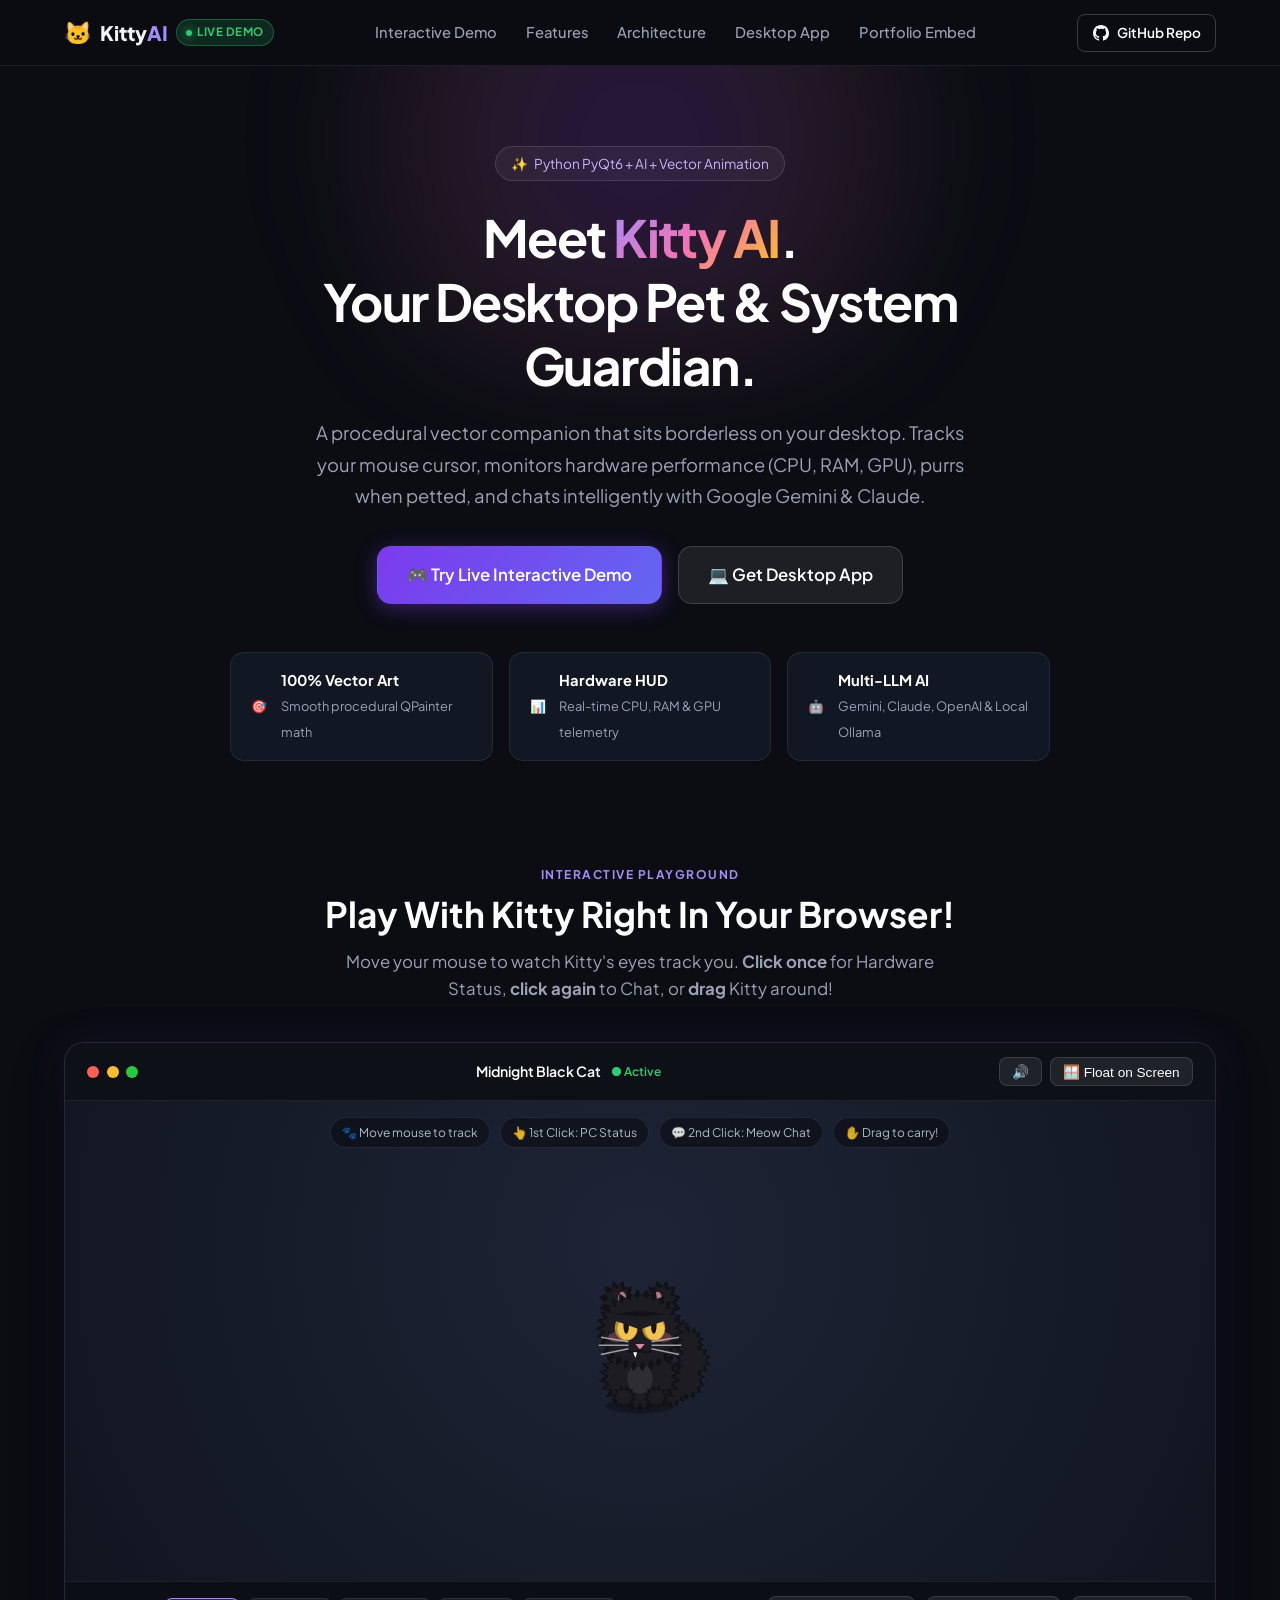
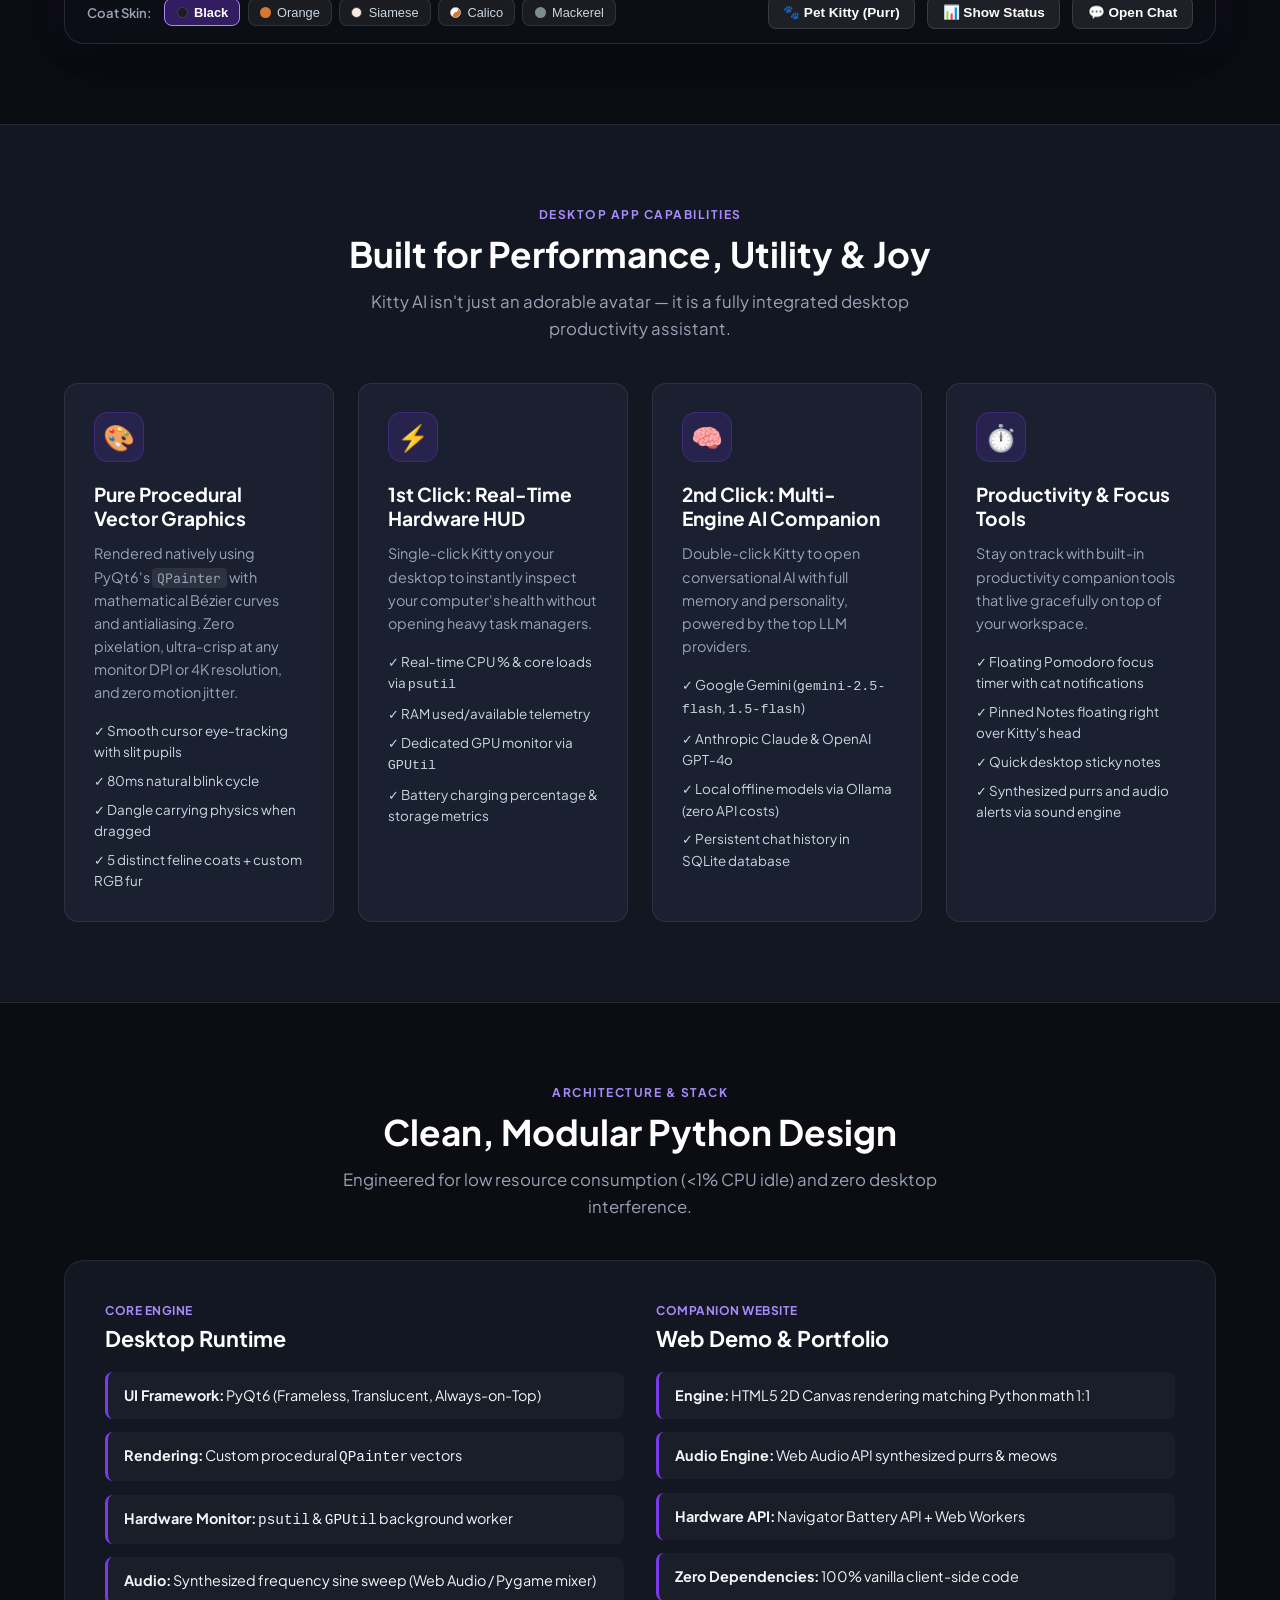
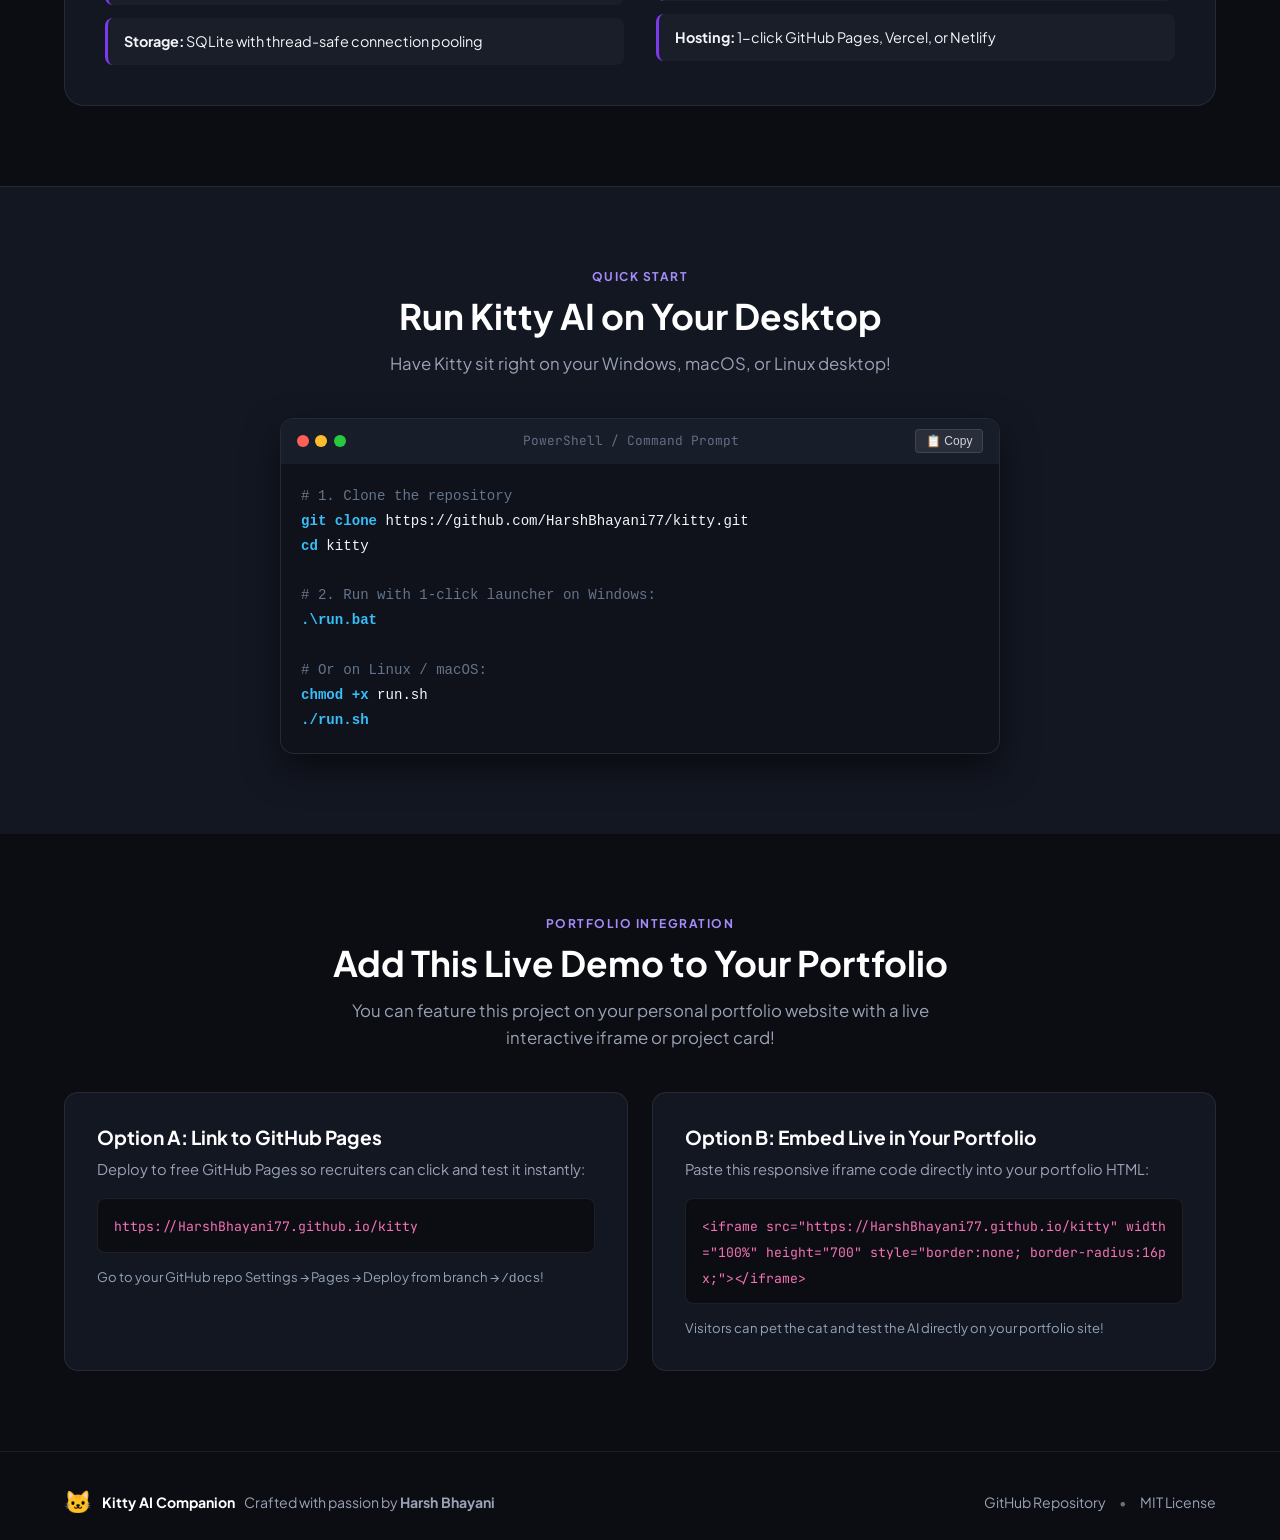
<file: docs/index.html>
<!DOCTYPE html>
<html lang="en">
<head>
  <meta charset="UTF-8">
  <meta name="viewport" content="width=device-width, initial-scale=1.0">
  <title>Kitty AI — Desktop Companion & System Monitor (Live Interactive Demo)</title>
  <meta name="description" content="Meet Kitty AI: an adorable, procedural vector-drawn desktop pet and real-time hardware companion powered by Python, PyQt6, and AI. Try the live interactive web demo!">
  <link rel="preconnect" href="https://fonts.googleapis.com">
  <link rel="preconnect" href="https://fonts.gstatic.com" crossorigin>
  <link href="https://fonts.googleapis.com/css2?family=Plus+Jakarta+Sans:wght@400;500;600;700;800&family=JetBrains+Mono:wght@400;600&display=swap" rel="stylesheet">
  <link rel="stylesheet" href="style.css">
</head>
<body class="theme-dark">

  <!-- Top Navigation Bar -->
  <header class="navbar">
    <div class="nav-container">
      <div class="brand">
        <span class="cat-logo-icon">🐱</span>
        <span class="brand-name">Kitty<span class="brand-accent">AI</span></span>
        <span class="badge badge-pulse">Live Demo</span>
      </div>
      <nav class="nav-links">
        <a href="#demo" class="nav-link">Interactive Demo</a>
        <a href="#features" class="nav-link">Features</a>
        <a href="#how-it-works" class="nav-link">Architecture</a>
        <a href="#desktop-setup" class="nav-link">Desktop App</a>
        <a href="#portfolio-embed" class="nav-link">Portfolio Embed</a>
      </nav>
      <div class="nav-actions">
        <a href="https://github.com/HarshBhayani77/kitty" target="_blank" rel="noopener noreferrer" class="btn btn-sm btn-outline">
          <svg class="icon-gh" viewBox="0 0 24 24" width="16" height="16" fill="currentColor">
            <path d="M12 0C5.37 0 0 5.37 0 12c0 5.31 3.435 9.795 8.205 11.385.6.105.825-.255.825-.57 0-.285-.015-1.23-.015-2.235-3.015.555-3.795-.735-4.035-1.41-.135-.345-.72-1.41-1.23-1.695-.42-.225-1.02-.78-.015-.795.945-.015 1.62.87 1.845 1.23 1.08 1.815 2.805 1.305 3.495.99.105-.78.42-1.305.765-1.605-2.67-.3-5.46-1.335-5.46-5.925 0-1.305.465-2.385 1.23-3.225-.12-.3-.54-1.53.12-3.18 0 0 1.005-.315 3.3 1.23.96-.27 1.98-.405 3-.405s2.04.135 3 .405c2.295-1.56 3.3-1.23 3.3-1.23.66 1.65.24 2.88.12 3.18.765.84 1.23 1.905 1.23 3.225 0 4.605-2.805 5.625-5.475 5.925.435.375.81 1.095.81 2.22 0 1.605-.015 2.895-.015 3.3 0 .315.225.69.825.57A12.02 12.02 0 0024 12c0-6.63-5.37-12-12-12z"/>
          </svg>
          GitHub Repo
        </a>
      </div>
    </div>
  </header>

  <!-- Hero Section -->
  <section class="hero-section">
    <div class="hero-bg-glow"></div>
    <div class="container hero-content">
      <div class="hero-text">
        <div class="tagline-pill">
          <span class="sparkle">✨</span> Python PyQt6 + AI + Vector Animation
        </div>
        <h1 class="hero-title">
          Meet <span class="gradient-text">Kitty AI</span>.<br>
          Your Desktop Pet & System Guardian.
        </h1>
        <p class="hero-subtitle">
          A procedural vector companion that sits borderless on your desktop. 
          Tracks your mouse cursor, monitors hardware performance (CPU, RAM, GPU), 
          purrs when petted, and chats intelligently with Google Gemini & Claude.
        </p>
        <div class="hero-cta-group">
          <a href="#demo" class="btn btn-primary btn-lg">
            <span>🎮 Try Live Interactive Demo</span>
          </a>
          <a href="#desktop-setup" class="btn btn-secondary btn-lg">
            <span>💻 Get Desktop App</span>
          </a>
        </div>
        <div class="hero-badges">
          <div class="hero-badge-item">
            <span class="badge-icon">🎯</span>
            <div>
              <strong>100% Vector Art</strong>
              <span>Smooth procedural QPainter math</span>
            </div>
          </div>
          <div class="hero-badge-item">
            <span class="badge-icon">📊</span>
            <div>
              <strong>Hardware HUD</strong>
              <span>Real-time CPU, RAM & GPU telemetry</span>
            </div>
          </div>
          <div class="hero-badge-item">
            <span class="badge-icon">🤖</span>
            <div>
              <strong>Multi-LLM AI</strong>
              <span>Gemini, Claude, OpenAI & Local Ollama</span>
            </div>
          </div>
        </div>
      </div>
    </div>
  </section>

  <!-- Interactive Demo Section -->
  <section id="demo" class="demo-section">
    <div class="container">
      <div class="section-header text-center">
        <div class="section-badge">INTERACTIVE PLAYGROUND</div>
        <h2 class="section-title">Play With Kitty Right In Your Browser!</h2>
        <p class="section-desc">
          Move your mouse to watch Kitty's eyes track you. 
          <strong>Click once</strong> for Hardware Status, <strong>click again</strong> to Chat, or <strong>drag</strong> Kitty around!
        </p>
      </div>

      <div class="demo-wrapper">
        <!-- Kitty Canvas Playground Container -->
        <div class="demo-stage-card" id="demoStageCard">
          <div class="demo-stage-header">
            <div class="stage-window-dots">
              <span class="dot dot-red"></span>
              <span class="dot dot-yellow"></span>
              <span class="dot dot-green"></span>
            </div>
            <div class="stage-title-text">
              <span id="activeBreedLabel">Midnight Black Cat</span>
              <span class="status-indicator live">● Active</span>
            </div>
            <div class="stage-quick-actions">
              <button class="stage-icon-btn" id="btnToggleSound" title="Toggle Purr/Meow Sounds">🔊</button>
              <button class="stage-icon-btn" id="btnFloatMode" title="Toggle Floating Screen Companion">🪟 Float on Screen</button>
            </div>
          </div>

          <!-- Main Interactive Stage -->
          <div class="demo-stage-body" id="stageArea">
            <!-- Instructions overlay (fades out on interaction) -->
            <div class="stage-hints" id="stageHints">
              <span class="hint-chip">🐾 Move mouse to track</span>
              <span class="hint-chip">👆 1st Click: PC Status</span>
              <span class="hint-chip">💬 2nd Click: Meow Chat</span>
              <span class="hint-chip">✋ Drag to carry!</span>
            </div>

            <!-- Canvas Element -->
            <div class="canvas-anchor" id="kittyAnchor">
              <!-- Speech Bubble Card (Structured 2x2 box from pet_window) -->
              <div class="speech-bubble-wrapper" id="speechBubble" style="display: none;">
                <div class="status-card-header">
                  <span class="status-cat-badge">🐱 KITTY SYSTEM HUD</span>
                  <span class="status-time" id="statusClock">12:00</span>
                </div>
                <div class="status-grid">
                  <div class="stat-box cpu-box">
                    <div class="stat-lbl">CPU USAGE</div>
                    <div class="stat-val" id="statCpu">18%</div>
                    <div class="stat-bar"><div class="stat-bar-fill" id="statCpuBar" style="width: 18%"></div></div>
                  </div>
                  <div class="stat-box ram-box">
                    <div class="stat-lbl">RAM USAGE</div>
                    <div class="stat-val" id="statRam">5.8 GB</div>
                    <div class="stat-bar"><div class="stat-bar-fill" id="statRamBar" style="width: 36%"></div></div>
                  </div>
                  <div class="stat-box gpu-box">
                    <div class="stat-lbl">GPU STATUS</div>
                    <div class="stat-val" id="statGpu">24%</div>
                    <div class="stat-bar"><div class="stat-bar-fill" id="statGpuBar" style="width: 24%"></div></div>
                  </div>
                  <div class="stat-box pwr-box">
                    <div class="stat-lbl">BATTERY</div>
                    <div class="stat-val" id="statBat">94% ⚡</div>
                    <div class="stat-bar"><div class="stat-bar-fill" id="statBatBar" style="width: 94%"></div></div>
                  </div>
                </div>
                <div class="status-footer-hint">Click kitty again to open Meow Chat! 💬</div>
                <div class="bubble-tail"></div>
              </div>

              <!-- Canvas element where Kitty is drawn -->
              <canvas id="kittyCanvas" width="220" height="220"></canvas>
            </div>

            <!-- Floating Meow Chat Window (Mirrors Desktop Chat Dialog) -->
            <div class="chat-window-card" id="chatWindow" style="display: none;">
              <div class="chat-header">
                <div class="chat-title-group">
                  <span class="chat-avatar">🐾</span>
                  <div>
                    <h4 class="chat-title">Kitty Companion AI</h4>
                    <span class="chat-subtitle">Online • Gemini / Chibi Personality</span>
                  </div>
                </div>
                <button class="chat-close-btn" id="btnCloseChat">✕</button>
              </div>

              <div class="chat-messages" id="chatMessages">
                <div class="chat-msg msg-kitty">
                  <div class="msg-bubble">
                    Meow! 🐾 I am Kitty, your desktop companion! Click my tummy for system stats or ask me anything!
                  </div>
                </div>
              </div>

              <div class="chat-suggestions">
                <button class="chip-suggestion" data-prompt="What can you do?">What can you do?</button>
                <button class="chip-suggestion" data-prompt="Tell me a cat joke!">Cat joke 😹</button>
                <button class="chip-suggestion" data-prompt="Purr for me!">Purr please 🎶</button>
                <button class="chip-suggestion" data-prompt="How do I run you on desktop?">Desktop app? 💻</button>
              </div>

              <form class="chat-input-bar" id="chatForm">
                <input type="text" id="chatInput" placeholder="Type a message or meow..." autocomplete="off">
                <button type="submit" class="chat-send-btn">
                  <span>Send</span>
                  <svg width="14" height="14" viewBox="0 0 24 24" fill="currentColor">
                    <path d="M2.01 21L23 12 2.01 3 2 10l15 2-15 2z"/>
                  </svg>
                </button>
              </form>
            </div>

          </div>

          <!-- Stage Controls Toolbar -->
          <div class="stage-controls">
            <div class="control-group">
              <label class="control-label">Coat Skin:</label>
              <div class="skin-selector" id="skinSelector">
                <button class="skin-btn active" data-skin="black" title="Midnight Black">
                  <span class="color-dot" style="background: #1c1c22; border: 1px solid #444;"></span> Black
                </button>
                <button class="skin-btn" data-skin="orange" title="Orange Tabby">
                  <span class="color-dot" style="background: #d9772e;"></span> Orange
                </button>
                <button class="skin-btn" data-skin="siamese" title="Siamese">
                  <span class="color-dot" style="background: #f4ece1; border: 1px solid #4a3728;"></span> Siamese
                </button>
                <button class="skin-btn" data-skin="calico" title="Calico">
                  <span class="color-dot" style="background: linear-gradient(135deg, #ffffff 50%, #d9772e 50%); border: 1px solid #bbb;"></span> Calico
                </button>
                <button class="skin-btn" data-skin="mackerel" title="Mackerel Tabby">
                  <span class="color-dot" style="background: #7f8c8d;"></span> Mackerel
                </button>
              </div>
            </div>

            <div class="control-group action-btns">
              <button class="btn btn-sm btn-action" id="btnPetKitty">🐾 Pet Kitty (Purr)</button>
              <button class="btn btn-sm btn-action" id="btnInspectHud">📊 Show Status</button>
              <button class="btn btn-sm btn-action" id="btnToggleChat">💬 Open Chat</button>
            </div>
          </div>
        </div>
      </div>
    </div>
  </section>

  <!-- Features Highlight -->
  <section id="features" class="features-section">
    <div class="container">
      <div class="section-header text-center">
        <div class="section-badge">DESKTOP APP CAPABILITIES</div>
        <h2 class="section-title">Built for Performance, Utility & Joy</h2>
        <p class="section-desc">
          Kitty AI isn't just an adorable avatar — it is a fully integrated desktop productivity assistant.
        </p>
      </div>

      <div class="features-grid">
        <div class="feature-card">
          <div class="feature-icon-wrapper">
            <span class="feature-icon">🎨</span>
          </div>
          <h3 class="feature-title">Pure Procedural Vector Graphics</h3>
          <p class="feature-text">
            Rendered natively using PyQt6's <code>QPainter</code> with mathematical Bézier curves and antialiasing. 
            Zero pixelation, ultra-crisp at any monitor DPI or 4K resolution, and zero motion jitter.
          </p>
          <ul class="feature-list">
            <li>✓ Smooth cursor eye-tracking with slit pupils</li>
            <li>✓ 80ms natural blink cycle</li>
            <li>✓ Dangle carrying physics when dragged</li>
            <li>✓ 5 distinct feline coats + custom RGB fur</li>
          </ul>
        </div>

        <div class="feature-card">
          <div class="feature-icon-wrapper">
            <span class="feature-icon">⚡</span>
          </div>
          <h3 class="feature-title">1st Click: Real-Time Hardware HUD</h3>
          <p class="feature-text">
            Single-click Kitty on your desktop to instantly inspect your computer's health without opening heavy task managers.
          </p>
          <ul class="feature-list">
            <li>✓ Real-time CPU % & core loads via <code>psutil</code></li>
            <li>✓ RAM used/available telemetry</li>
            <li>✓ Dedicated GPU monitor via <code>GPUtil</code></li>
            <li>✓ Battery charging percentage & storage metrics</li>
          </ul>
        </div>

        <div class="feature-card">
          <div class="feature-icon-wrapper">
            <span class="feature-icon">🧠</span>
          </div>
          <h3 class="feature-title">2nd Click: Multi-Engine AI Companion</h3>
          <p class="feature-text">
            Double-click Kitty to open conversational AI with full memory and personality, powered by the top LLM providers.
          </p>
          <ul class="feature-list">
            <li>✓ Google Gemini (<code>gemini-2.5-flash</code>, <code>1.5-flash</code>)</li>
            <li>✓ Anthropic Claude & OpenAI GPT-4o</li>
            <li>✓ Local offline models via Ollama (zero API costs)</li>
            <li>✓ Persistent chat history in SQLite database</li>
          </ul>
        </div>

        <div class="feature-card">
          <div class="feature-icon-wrapper">
            <span class="feature-icon">⏱️</span>
          </div>
          <h3 class="feature-title">Productivity & Focus Tools</h3>
          <p class="feature-text">
            Stay on track with built-in productivity companion tools that live gracefully on top of your workspace.
          </p>
          <ul class="feature-list">
            <li>✓ Floating Pomodoro focus timer with cat notifications</li>
            <li>✓ Pinned Notes floating right over Kitty's head</li>
            <li>✓ Quick desktop sticky notes</li>
            <li>✓ Synthesized purrs and audio alerts via sound engine</li>
          </ul>
        </div>
      </div>
    </div>
  </section>

  <!-- Technical Architecture -->
  <section id="how-it-works" class="arch-section">
    <div class="container">
      <div class="section-header text-center">
        <div class="section-badge">ARCHITECTURE & STACK</div>
        <h2 class="section-title">Clean, Modular Python Design</h2>
        <p class="section-desc">
          Engineered for low resource consumption (&lt;1% CPU idle) and zero desktop interference.
        </p>
      </div>

      <div class="arch-card">
        <div class="arch-columns">
          <div class="arch-col">
            <div class="arch-col-header">
              <span class="arch-col-badge">Core Engine</span>
              <h4>Desktop Runtime</h4>
            </div>
            <ul class="arch-details">
              <li><strong>UI Framework:</strong> PyQt6 (Frameless, Translucent, Always-on-Top)</li>
              <li><strong>Rendering:</strong> Custom procedural <code>QPainter</code> vectors</li>
              <li><strong>Hardware Monitor:</strong> <code>psutil</code> & <code>GPUtil</code> background worker</li>
              <li><strong>Audio:</strong> Synthesized frequency sine sweep (Web Audio / Pygame mixer)</li>
              <li><strong>Storage:</strong> SQLite with thread-safe connection pooling</li>
            </ul>
          </div>
          <div class="arch-col">
            <div class="arch-col-header">
              <span class="arch-col-badge">Companion Website</span>
              <h4>Web Demo & Portfolio</h4>
            </div>
            <ul class="arch-details">
              <li><strong>Engine:</strong> HTML5 2D Canvas rendering matching Python math 1:1</li>
              <li><strong>Audio Engine:</strong> Web Audio API synthesized purrs & meows</li>
              <li><strong>Hardware API:</strong> Navigator Battery API + Web Workers</li>
              <li><strong>Zero Dependencies:</strong> 100% vanilla client-side code</li>
              <li><strong>Hosting:</strong> 1-click GitHub Pages, Vercel, or Netlify</li>
            </ul>
          </div>
        </div>
      </div>
    </div>
  </section>

  <!-- How to Run Desktop App -->
  <section id="desktop-setup" class="setup-section">
    <div class="container">
      <div class="section-header text-center">
        <div class="section-badge">QUICK START</div>
        <h2 class="section-title">Run Kitty AI on Your Desktop</h2>
        <p class="section-desc">
          Have Kitty sit right on your Windows, macOS, or Linux desktop!
        </p>
      </div>

      <div class="terminal-card">
        <div class="terminal-header">
          <div class="terminal-dots">
            <span class="dot dot-red"></span>
            <span class="dot dot-yellow"></span>
            <span class="dot dot-green"></span>
          </div>
          <span class="terminal-title">PowerShell / Command Prompt</span>
          <button class="copy-code-btn" id="btnCopyCommands">📋 Copy</button>
        </div>
        <pre class="terminal-body"><code><span class="c-comment"># 1. Clone the repository</span>
<span class="c-cmd">git clone</span> https://github.com/HarshBhayani77/kitty.git
<span class="c-cmd">cd</span> kitty

<span class="c-comment"># 2. Run with 1-click launcher on Windows:</span>
<span class="c-cmd">.\run.bat</span>

<span class="c-comment"># Or on Linux / macOS:</span>
<span class="c-cmd">chmod +x</span> run.sh
<span class="c-cmd">./run.sh</span></code></pre>
      </div>
    </div>
  </section>

  <!-- Add to Portfolio Section -->
  <section id="portfolio-embed" class="portfolio-section">
    <div class="container">
      <div class="section-header text-center">
        <div class="section-badge">PORTFOLIO INTEGRATION</div>
        <h2 class="section-title">Add This Live Demo to Your Portfolio</h2>
        <p class="section-desc">
          You can feature this project on your personal portfolio website with a live interactive iframe or project card!
        </p>
      </div>

      <div class="portfolio-grid">
        <div class="portfolio-card">
          <h4>Option A: Link to GitHub Pages</h4>
          <p>Deploy to free GitHub Pages so recruiters can click and test it instantly:</p>
          <div class="code-box">
            <code>https://HarshBhayani77.github.io/kitty</code>
          </div>
          <p class="subtext">Go to your GitHub repo Settings → Pages → Deploy from branch → <code>/docs</code>!</p>
        </div>

        <div class="portfolio-card">
          <h4>Option B: Embed Live in Your Portfolio</h4>
          <p>Paste this responsive iframe code directly into your portfolio HTML:</p>
          <div class="code-box">
            <code>&lt;iframe src="https://HarshBhayani77.github.io/kitty" width="100%" height="700" style="border:none; border-radius:16px;"&gt;&lt;/iframe&gt;</code>
          </div>
          <p class="subtext">Visitors can pet the cat and test the AI directly on your portfolio site!</p>
        </div>
      </div>
    </div>
  </section>

  <!-- Footer -->
  <footer class="footer">
    <div class="container footer-content">
      <div class="footer-left">
        <span class="cat-logo-icon">🐱</span>
        <span class="footer-brand">Kitty AI Companion</span>
        <span class="footer-copy">Crafted with passion by <strong>Harsh Bhayani</strong></span>
      </div>
      <div class="footer-right">
        <a href="https://github.com/HarshBhayani77/kitty" target="_blank" rel="noopener noreferrer" class="footer-link">GitHub Repository</a>
        <span class="footer-sep">•</span>
        <span class="footer-license">MIT License</span>
      </div>
    </div>
  </footer>

  <script src="kitty.js"></script>
</body>
</html>
</file>
<file: docs/style.css>
/* ==========================================================================
   Kitty AI — Showcase Website & Interactive Web Demo Styles
   ========================================================================== */

:root {
  --bg-primary: #0b0d13;
  --bg-secondary: #131722;
  --bg-tertiary: #1a2030;
  --bg-card: rgba(22, 28, 42, 0.75);
  --bg-card-border: rgba(255, 255, 255, 0.08);

  --accent-primary: #7952ec;
  --accent-secondary: #f2c14e;
  --accent-glow: rgba(121, 82, 236, 0.35);

  --text-main: #f3f4f8;
  --text-muted: #9aa2b6;
  --text-dim: #656d82;

  --status-green: #2ecc71;
  --status-blue: #3498db;
  --status-orange: #f39c12;
  --status-purple: #9b59b6;

  --font-sans: 'Plus Jakarta Sans', -apple-system, BlinkMacSystemFont, 'Segoe UI', Roboto, sans-serif;
  --font-mono: 'JetBrains Mono', Consolas, monospace;

  --radius-sm: 8px;
  --radius-md: 14px;
  --radius-lg: 20px;
  --radius-full: 9999px;

  --transition: all 0.25s cubic-bezier(0.16, 1, 0.3, 1);
}

*, *::before, *::after {
  box-sizing: border-box;
  margin: 0;
  padding: 0;
}

html {
  scroll-behavior: smooth;
  font-size: 16px;
}

body {
  font-family: var(--font-sans);
  background-color: var(--bg-primary);
  color: var(--text-main);
  line-height: 1.6;
  overflow-x: hidden;
  -webkit-font-smoothing: antialiased;
}

.container {
  width: 100%;
  max-width: 1200px;
  margin: 0 auto;
  padding: 0 1.5rem;
}

/* ==========================================================================
   Typography & Utilities
   ========================================================================== */
h1, h2, h3, h4, h5 {
  color: #fff;
  font-weight: 700;
  line-height: 1.25;
}

a {
  color: inherit;
  text-decoration: none;
  transition: var(--transition);
}

.text-center {
  text-align: center;
}

.gradient-text {
  background: linear-gradient(135deg, #a78bfa 0%, #f472b6 50%, #fbbf24 100%);
  -webkit-background-clip: text;
  -webkit-text-fill-color: transparent;
}

/* ==========================================================================
   Buttons
   ========================================================================== */
.btn {
  display: inline-flex;
  align-items: center;
  justify-content: center;
  gap: 0.5rem;
  font-weight: 600;
  font-size: 0.95rem;
  padding: 0.75rem 1.4rem;
  border-radius: var(--radius-md);
  border: 1px solid transparent;
  cursor: pointer;
  transition: var(--transition);
}

.btn-primary {
  background: linear-gradient(135deg, #7c3aed 0%, #6366f1 100%);
  color: #fff;
  box-shadow: 0 4px 20px rgba(124, 58, 237, 0.4);
}

.btn-primary:hover {
  transform: translateY(-2px);
  box-shadow: 0 8px 25px rgba(124, 58, 237, 0.6);
}

.btn-secondary {
  background: rgba(255, 255, 255, 0.08);
  border-color: rgba(255, 255, 255, 0.15);
  color: #fff;
  backdrop-filter: blur(10px);
}

.btn-secondary:hover {
  background: rgba(255, 255, 255, 0.14);
  transform: translateY(-2px);
}

.btn-outline {
  background: transparent;
  border-color: rgba(255, 255, 255, 0.2);
  color: #fff;
}

.btn-outline:hover {
  background: rgba(255, 255, 255, 0.1);
}

.btn-sm {
  padding: 0.45rem 0.9rem;
  font-size: 0.85rem;
  border-radius: var(--radius-sm);
}

.btn-lg {
  padding: 0.9rem 1.8rem;
  font-size: 1.05rem;
}

/* ==========================================================================
   Navbar
   ========================================================================== */
.navbar {
  position: sticky;
  top: 0;
  z-index: 100;
  background: rgba(11, 13, 19, 0.82);
  backdrop-filter: blur(16px);
  border-bottom: 1px solid var(--bg-card-border);
  padding: 0.85rem 0;
}

.nav-container {
  max-width: 1200px;
  margin: 0 auto;
  padding: 0 1.5rem;
  display: flex;
  align-items: center;
  justify-content: space-between;
}

.brand {
  display: flex;
  align-items: center;
  gap: 0.5rem;
  font-size: 1.25rem;
  font-weight: 800;
}

.brand-accent {
  color: #a78bfa;
}

.cat-logo-icon {
  font-size: 1.4rem;
}

.badge {
  font-size: 0.72rem;
  padding: 0.2rem 0.55rem;
  border-radius: var(--radius-full);
  font-weight: 700;
  text-transform: uppercase;
  letter-spacing: 0.5px;
}

.badge-pulse {
  background: rgba(46, 204, 113, 0.15);
  color: #2ecc71;
  border: 1px solid rgba(46, 204, 113, 0.35);
  display: inline-flex;
  align-items: center;
  gap: 0.35rem;
}

.badge-pulse::before {
  content: '';
  width: 6px;
  height: 6px;
  border-radius: 50%;
  background-color: #2ecc71;
  box-shadow: 0 0 8px #2ecc71;
  animation: pulse-dot 1.5s infinite;
}

@keyframes pulse-dot {
  0%, 100% { opacity: 1; transform: scale(1); }
  50% { opacity: 0.4; transform: scale(0.85); }
}

.nav-links {
  display: flex;
  gap: 1.8rem;
}

.nav-link {
  font-size: 0.92rem;
  color: var(--text-muted);
  font-weight: 500;
}

.nav-link:hover {
  color: #fff;
}

/* ==========================================================================
   Hero Section
   ========================================================================== */
.hero-section {
  position: relative;
  padding: 5rem 0 3.5rem;
  overflow: hidden;
}

.hero-bg-glow {
  position: absolute;
  top: -150px;
  left: 50%;
  transform: translateX(-50%);
  width: 800px;
  height: 450px;
  background: radial-gradient(circle, rgba(124, 58, 237, 0.22) 0%, rgba(244, 114, 182, 0.12) 40%, transparent 70%);
  filter: blur(60px);
  pointer-events: none;
  z-index: 0;
}

.hero-content {
  position: relative;
  z-index: 1;
}

.hero-text {
  max-width: 820px;
  margin: 0 auto;
  text-align: center;
}

.tagline-pill {
  display: inline-flex;
  align-items: center;
  gap: 0.4rem;
  background: rgba(255, 255, 255, 0.05);
  border: 1px solid rgba(255, 255, 255, 0.12);
  padding: 0.35rem 0.95rem;
  border-radius: var(--radius-full);
  font-size: 0.85rem;
  color: #c4b5fd;
  margin-bottom: 1.5rem;
}

.hero-title {
  font-size: 3.2rem;
  letter-spacing: -0.03em;
  margin-bottom: 1.25rem;
}

.hero-subtitle {
  font-size: 1.15rem;
  color: var(--text-muted);
  line-height: 1.7;
  max-width: 680px;
  margin: 0 auto 2.2rem;
}

.hero-cta-group {
  display: flex;
  justify-content: center;
  gap: 1rem;
  margin-bottom: 3rem;
  flex-wrap: wrap;
}

.hero-badges {
  display: grid;
  grid-template-columns: repeat(auto-fit, minmax(220px, 1fr));
  gap: 1rem;
  text-align: left;
}

.hero-badge-item {
  background: var(--bg-card);
  border: 1px solid var(--bg-card-border);
  padding: 1rem 1.25rem;
  border-radius: var(--radius-md);
  display: flex;
  align-items: center;
  gap: 0.85rem;
  backdrop-filter: blur(12px);
}

.badge-icon {
  font-size: 1.6rem;
}

.hero-badge-item strong {
  display: block;
  font-size: 0.92rem;
  color: #fff;
}

.hero-badge-item span {
  font-size: 0.8rem;
  color: var(--text-muted);
}

/* ==========================================================================
   Interactive Demo Section
   ========================================================================== */
.demo-section {
  padding: 3rem 0 5rem;
}

.section-header {
  margin-bottom: 2.5rem;
}

.section-badge {
  font-size: 0.75rem;
  font-weight: 700;
  letter-spacing: 1.5px;
  color: #a78bfa;
  margin-bottom: 0.5rem;
}

.section-title {
  font-size: 2.2rem;
  margin-bottom: 0.8rem;
}

.section-desc {
  font-size: 1.05rem;
  color: var(--text-muted);
  max-width: 620px;
  margin: 0 auto;
}

.demo-stage-card {
  background: var(--bg-secondary);
  border: 1px solid var(--bg-card-border);
  border-radius: var(--radius-lg);
  overflow: hidden;
  box-shadow: 0 20px 50px rgba(0, 0, 0, 0.45), 0 0 40px rgba(124, 58, 237, 0.1);
  position: relative;
}

.demo-stage-header {
  background: rgba(11, 13, 19, 0.7);
  padding: 0.85rem 1.4rem;
  display: flex;
  align-items: center;
  justify-content: space-between;
  border-bottom: 1px solid var(--bg-card-border);
}

.stage-window-dots {
  display: flex;
  gap: 0.45rem;
}

.dot {
  width: 12px;
  height: 12px;
  border-radius: 50%;
}

.dot-red { background: #ff5f56; }
.dot-yellow { background: #ffbd2e; }
.dot-green { background: #27c93f; }

.stage-title-text {
  font-size: 0.88rem;
  font-weight: 600;
  display: flex;
  align-items: center;
  gap: 0.6rem;
  color: #fff;
}

.status-indicator {
  font-size: 0.75rem;
  color: #2ecc71;
}

.stage-quick-actions {
  display: flex;
  gap: 0.5rem;
}

.stage-icon-btn {
  background: rgba(255, 255, 255, 0.08);
  border: 1px solid rgba(255, 255, 255, 0.12);
  color: #fff;
  padding: 0.35rem 0.75rem;
  border-radius: var(--radius-sm);
  cursor: pointer;
  font-size: 0.85rem;
  transition: var(--transition);
}

.stage-icon-btn:hover {
  background: rgba(255, 255, 255, 0.16);
}

/* The Stage Body / Playground */
.demo-stage-body {
  position: relative;
  min-height: 480px;
  background: radial-gradient(circle at 50% 30%, #1e2436 0%, #111520 100%);
  display: flex;
  align-items: center;
  justify-content: center;
  overflow: hidden;
  user-select: none;
}

.stage-hints {
  position: absolute;
  top: 1rem;
  display: flex;
  gap: 0.6rem;
  z-index: 10;
  flex-wrap: wrap;
  justify-content: center;
  pointer-events: none;
  opacity: 0.85;
  transition: opacity 0.5s ease;
}

.hint-chip {
  background: rgba(11, 13, 19, 0.7);
  border: 1px solid rgba(255, 255, 255, 0.1);
  padding: 0.3rem 0.7rem;
  border-radius: var(--radius-full);
  font-size: 0.75rem;
  color: #cbd5e1;
  backdrop-filter: blur(6px);
}

/* Kitty Canvas Anchor */
.canvas-anchor {
  position: relative;
  cursor: grab;
  touch-action: none;
  display: flex;
  flex-direction: column;
  align-items: center;
}

.canvas-anchor:active {
  cursor: grabbing;
}

#kittyCanvas {
  display: block;
}

/* Speech Bubble Status Card (Exact match of pet_window.py / speech_bubble.py) */
.speech-bubble-wrapper {
  position: absolute;
  bottom: calc(100% + 14px);
  left: 50%;
  transform: translateX(-50%);
  width: 290px;
  background: #151928;
  border: 1.5px solid #2b3350;
  border-radius: var(--radius-md);
  padding: 0.9rem;
  box-shadow: 0 16px 36px rgba(0, 0, 0, 0.55), 0 0 20px rgba(121, 82, 236, 0.2);
  z-index: 30;
  animation: popIn 0.25s cubic-bezier(0.16, 1, 0.3, 1);
}

@keyframes popIn {
  0% { opacity: 0; transform: translateX(-50%) translateY(10px) scale(0.92); }
  100% { opacity: 1; transform: translateX(-50%) translateY(0) scale(1); }
}

.status-card-header {
  display: flex;
  justify-content: space-between;
  align-items: center;
  margin-bottom: 0.65rem;
  border-bottom: 1px solid rgba(255, 255, 255, 0.08);
  padding-bottom: 0.4rem;
}

.status-cat-badge {
  font-size: 0.75rem;
  font-weight: 700;
  color: #a78bfa;
}

.status-time {
  font-size: 0.72rem;
  font-family: var(--font-mono);
  color: var(--text-dim);
}

.status-grid {
  display: grid;
  grid-template-columns: 1fr 1fr;
  gap: 0.55rem;
  margin-bottom: 0.65rem;
}

.stat-box {
  background: rgba(255, 255, 255, 0.04);
  border-radius: var(--radius-sm);
  padding: 0.45rem 0.6rem;
  border-left: 3px solid;
}

.cpu-box { border-left-color: #3b82f6; }
.ram-box { border-left-color: #10b981; }
.gpu-box { border-left-color: #f59e0b; }
.pwr-box { border-left-color: #8b5cf6; }

.stat-lbl {
  font-size: 0.65rem;
  font-weight: 700;
  color: var(--text-muted);
  letter-spacing: 0.4px;
}

.stat-val {
  font-size: 0.95rem;
  font-weight: 800;
  font-family: var(--font-mono);
  color: #fff;
  margin: 0.1rem 0 0.3rem;
}

.stat-bar {
  width: 100%;
  height: 4px;
  background: rgba(255, 255, 255, 0.1);
  border-radius: 2px;
  overflow: hidden;
}

.stat-bar-fill {
  height: 100%;
  border-radius: 2px;
  transition: width 0.3s ease;
}

.cpu-box .stat-bar-fill { background: #3b82f6; }
.ram-box .stat-bar-fill { background: #10b981; }
.gpu-box .stat-bar-fill { background: #f59e0b; }
.pwr-box .stat-bar-fill { background: #8b5cf6; }

.status-footer-hint {
  font-size: 0.72rem;
  text-align: center;
  color: #cbd5e1;
  background: rgba(121, 82, 236, 0.15);
  border-radius: var(--radius-sm);
  padding: 0.3rem 0.5rem;
}

.bubble-tail {
  position: absolute;
  bottom: -8px;
  left: 50%;
  transform: translateX(-50%);
  width: 0;
  height: 0;
  border-left: 8px solid transparent;
  border-right: 8px solid transparent;
  border-top: 8px solid #151928;
}

/* Floating Meow Chat Window (Mirrors Desktop Chat Dialog) */
.chat-window-card {
  position: absolute;
  top: 2rem;
  right: 2rem;
  width: 320px;
  max-width: calc(100% - 4rem);
  background: #141824;
  border: 1px solid rgba(255, 255, 255, 0.12);
  border-radius: var(--radius-md);
  box-shadow: 0 20px 45px rgba(0, 0, 0, 0.65);
  z-index: 40;
  display: flex;
  flex-direction: column;
  overflow: hidden;
  animation: slideLeft 0.3s cubic-bezier(0.16, 1, 0.3, 1);
}

@keyframes slideLeft {
  0% { opacity: 0; transform: translateX(20px); }
  100% { opacity: 1; transform: translateX(0); }
}

.chat-header {
  background: rgba(11, 13, 19, 0.85);
  padding: 0.75rem 1rem;
  display: flex;
  align-items: center;
  justify-content: space-between;
  border-bottom: 1px solid rgba(255, 255, 255, 0.08);
}

.chat-title-group {
  display: flex;
  align-items: center;
  gap: 0.6rem;
}

.chat-avatar {
  font-size: 1.3rem;
}

.chat-title {
  font-size: 0.85rem;
  margin: 0;
}

.chat-subtitle {
  font-size: 0.7rem;
  color: var(--status-green);
  display: block;
}

.chat-close-btn {
  background: transparent;
  border: none;
  color: var(--text-muted);
  font-size: 1rem;
  cursor: pointer;
  padding: 0.2rem 0.4rem;
  border-radius: 4px;
}

.chat-close-btn:hover {
  color: #fff;
  background: rgba(255, 255, 255, 0.1);
}

.chat-messages {
  padding: 0.85rem;
  max-height: 220px;
  overflow-y: auto;
  display: flex;
  flex-direction: column;
  gap: 0.6rem;
}

.chat-msg {
  display: flex;
  font-size: 0.82rem;
  line-height: 1.45;
}

.msg-kitty {
  justify-content: flex-start;
}

.msg-user {
  justify-content: flex-end;
}

.msg-bubble {
  max-width: 85%;
  padding: 0.55rem 0.85rem;
  border-radius: var(--radius-sm);
}

.msg-kitty .msg-bubble {
  background: #1f2638;
  color: #f1f5f9;
  border: 1px solid rgba(255, 255, 255, 0.08);
  border-bottom-left-radius: 2px;
}

.msg-user .msg-bubble {
  background: linear-gradient(135deg, #7c3aed, #6366f1);
  color: #fff;
  border-bottom-right-radius: 2px;
}

.chat-suggestions {
  display: flex;
  gap: 0.35rem;
  padding: 0.4rem 0.85rem;
  overflow-x: auto;
  scrollbar-width: none;
}

.chat-suggestions::-webkit-scrollbar {
  display: none;
}

.chip-suggestion {
  background: rgba(255, 255, 255, 0.06);
  border: 1px solid rgba(255, 255, 255, 0.1);
  color: #c4b5fd;
  font-size: 0.72rem;
  padding: 0.25rem 0.6rem;
  border-radius: var(--radius-full);
  cursor: pointer;
  white-space: nowrap;
  transition: var(--transition);
}

.chip-suggestion:hover {
  background: rgba(124, 58, 237, 0.3);
  color: #fff;
}

.chat-input-bar {
  display: flex;
  border-top: 1px solid rgba(255, 255, 255, 0.08);
  background: rgba(11, 13, 19, 0.5);
  padding: 0.5rem 0.85rem;
  gap: 0.5rem;
}

.chat-input-bar input {
  flex: 1;
  background: transparent;
  border: none;
  outline: none;
  color: #fff;
  font-size: 0.82rem;
}

.chat-input-bar input::placeholder {
  color: var(--text-dim);
}

.chat-send-btn {
  background: #7c3aed;
  border: none;
  color: #fff;
  font-size: 0.75rem;
  font-weight: 600;
  padding: 0.3rem 0.75rem;
  border-radius: var(--radius-sm);
  cursor: pointer;
  display: flex;
  align-items: center;
  gap: 0.3rem;
  transition: var(--transition);
}

.chat-send-btn:hover {
  background: #6d28d9;
}

/* Stage Bottom Controls */
.stage-controls {
  background: rgba(11, 13, 19, 0.85);
  padding: 0.9rem 1.4rem;
  border-top: 1px solid var(--bg-card-border);
  display: flex;
  align-items: center;
  justify-content: space-between;
  flex-wrap: wrap;
  gap: 1rem;
}

.control-group {
  display: flex;
  align-items: center;
  gap: 0.75rem;
}

.control-label {
  font-size: 0.82rem;
  font-weight: 600;
  color: var(--text-muted);
}

.skin-selector {
  display: flex;
  gap: 0.45rem;
  flex-wrap: wrap;
}

.skin-btn {
  background: rgba(255, 255, 255, 0.06);
  border: 1px solid rgba(255, 255, 255, 0.1);
  color: #cbd5e1;
  padding: 0.35rem 0.7rem;
  border-radius: var(--radius-sm);
  font-size: 0.8rem;
  font-weight: 500;
  cursor: pointer;
  display: inline-flex;
  align-items: center;
  gap: 0.4rem;
  transition: var(--transition);
}

.skin-btn:hover {
  background: rgba(255, 255, 255, 0.12);
  color: #fff;
}

.skin-btn.active {
  background: rgba(124, 58, 237, 0.35);
  border-color: #a78bfa;
  color: #fff;
  font-weight: 600;
}

.color-dot {
  width: 11px;
  height: 11px;
  border-radius: 50%;
  display: inline-block;
}

.btn-action {
  background: rgba(255, 255, 255, 0.08);
  border: 1px solid rgba(255, 255, 255, 0.12);
  color: #fff;
}

.btn-action:hover {
  background: rgba(124, 58, 237, 0.4);
  border-color: #7c3aed;
}

/* Floating screen companion mode */
body.mode-floating-companion #kittyAnchor {
  position: fixed !important;
  bottom: 25px !important;
  right: 25px !important;
  z-index: 9999 !important;
  pointer-events: auto !important;
}

/* ==========================================================================
   Features Section
   ========================================================================== */
.features-section {
  padding: 5rem 0;
  background: var(--bg-secondary);
  border-top: 1px solid var(--bg-card-border);
  border-bottom: 1px solid var(--bg-card-border);
}

.features-grid {
  display: grid;
  grid-template-columns: repeat(auto-fit, minmax(260px, 1fr));
  gap: 1.5rem;
}

.feature-card {
  background: var(--bg-tertiary);
  border: 1px solid var(--bg-card-border);
  border-radius: var(--radius-md);
  padding: 1.8rem;
  transition: var(--transition);
}

.feature-card:hover {
  transform: translateY(-4px);
  border-color: rgba(124, 58, 237, 0.4);
  box-shadow: 0 12px 30px rgba(0, 0, 0, 0.3);
}

.feature-icon-wrapper {
  width: 50px;
  height: 50px;
  border-radius: var(--radius-md);
  background: rgba(124, 58, 237, 0.15);
  border: 1px solid rgba(124, 58, 237, 0.3);
  display: flex;
  align-items: center;
  justify-content: center;
  margin-bottom: 1.25rem;
}

.feature-icon {
  font-size: 1.6rem;
}

.feature-title {
  font-size: 1.2rem;
  margin-bottom: 0.75rem;
}

.feature-text {
  font-size: 0.9rem;
  color: var(--text-muted);
  line-height: 1.6;
  margin-bottom: 1rem;
}

.feature-text code {
  background: rgba(255, 255, 255, 0.08);
  padding: 0.1rem 0.35rem;
  border-radius: 4px;
  font-family: var(--font-mono);
  font-size: 0.82rem;
}

.feature-list {
  list-style: none;
  display: flex;
  flex-direction: column;
  gap: 0.45rem;
}

.feature-list li {
  font-size: 0.84rem;
  color: #cbd5e1;
}

/* ==========================================================================
   Architecture Section
   ========================================================================== */
.arch-section {
  padding: 5rem 0;
}

.arch-card {
  background: var(--bg-secondary);
  border: 1px solid var(--bg-card-border);
  border-radius: var(--radius-lg);
  padding: 2.5rem;
}

.arch-columns {
  display: grid;
  grid-template-columns: 1fr 1fr;
  gap: 2rem;
}

.arch-col-header {
  margin-bottom: 1.2rem;
}

.arch-col-badge {
  font-size: 0.75rem;
  font-weight: 700;
  color: #a78bfa;
  text-transform: uppercase;
  letter-spacing: 0.5px;
  display: block;
  margin-bottom: 0.3rem;
}

.arch-col h4 {
  font-size: 1.35rem;
}

.arch-details {
  list-style: none;
  display: flex;
  flex-direction: column;
  gap: 0.85rem;
}

.arch-details li {
  background: rgba(255, 255, 255, 0.03);
  padding: 0.75rem 1rem;
  border-radius: var(--radius-sm);
  border-left: 3px solid #7c3aed;
  font-size: 0.9rem;
}

/* ==========================================================================
   Setup & Terminal Section
   ========================================================================== */
.setup-section {
  padding: 5rem 0;
  background: var(--bg-secondary);
  border-top: 1px solid var(--bg-card-border);
}

.terminal-card {
  max-width: 720px;
  margin: 0 auto;
  background: #0f121b;
  border: 1px solid rgba(255, 255, 255, 0.1);
  border-radius: var(--radius-md);
  overflow: hidden;
  box-shadow: 0 15px 35px rgba(0, 0, 0, 0.5);
}

.terminal-header {
  background: #181d2a;
  padding: 0.65rem 1rem;
  display: flex;
  align-items: center;
  justify-content: space-between;
}

.terminal-dots {
  display: flex;
  gap: 0.4rem;
}

.terminal-title {
  font-size: 0.8rem;
  font-family: var(--font-mono);
  color: var(--text-dim);
}

.copy-code-btn {
  background: rgba(255, 255, 255, 0.08);
  border: 1px solid rgba(255, 255, 255, 0.1);
  color: #cbd5e1;
  font-size: 0.75rem;
  padding: 0.25rem 0.6rem;
  border-radius: 4px;
  cursor: pointer;
}

.copy-code-btn:hover {
  background: rgba(255, 255, 255, 0.16);
  color: #fff;
}

.terminal-body {
  padding: 1.25rem;
  font-family: var(--font-mono);
  font-size: 0.88rem;
  line-height: 1.7;
  overflow-x: auto;
}

.c-comment { color: #64748b; }
.c-cmd { color: #38bdf8; font-weight: 600; }

/* ==========================================================================
   Portfolio Embed Section
   ========================================================================== */
.portfolio-section {
  padding: 5rem 0;
}

.portfolio-grid {
  display: grid;
  grid-template-columns: repeat(auto-fit, minmax(320px, 1fr));
  gap: 1.5rem;
}

.portfolio-card {
  background: var(--bg-secondary);
  border: 1px solid var(--bg-card-border);
  border-radius: var(--radius-md);
  padding: 2rem;
}

.portfolio-card h4 {
  font-size: 1.2rem;
  margin-bottom: 0.6rem;
}

.portfolio-card p {
  font-size: 0.92rem;
  color: var(--text-muted);
  margin-bottom: 1rem;
}

.code-box {
  background: #0b0d13;
  border: 1px solid rgba(255, 255, 255, 0.08);
  border-radius: var(--radius-sm);
  padding: 0.85rem 1rem;
  margin-bottom: 0.85rem;
}

.code-box code {
  font-family: var(--font-mono);
  font-size: 0.82rem;
  color: #f472b6;
  word-break: break-all;
}

.portfolio-card .subtext {
  font-size: 0.82rem;
  color: #94a3b8;
  margin-bottom: 0;
}

/* ==========================================================================
   Footer
   ========================================================================== */
.footer {
  border-top: 1px solid var(--bg-card-border);
  padding: 2rem 0;
  background: var(--bg-primary);
}

.footer-content {
  display: flex;
  align-items: center;
  justify-content: space-between;
  flex-wrap: wrap;
  gap: 1rem;
  font-size: 0.88rem;
  color: var(--text-muted);
}

.footer-left {
  display: flex;
  align-items: center;
  gap: 0.6rem;
}

.footer-brand {
  font-weight: 700;
  color: #fff;
}

.footer-right {
  display: flex;
  align-items: center;
  gap: 0.8rem;
}

.footer-link:hover {
  color: #a78bfa;
}

.footer-sep {
  color: var(--text-dim);
}

/* ==========================================================================
   Responsive Breakpoints
   ========================================================================== */
@media (max-width: 868px) {
  .hero-title {
    font-size: 2.4rem;
  }
  .nav-links {
    display: none;
  }
  .arch-columns {
    grid-template-columns: 1fr;
  }
  .chat-window-card {
    right: 1rem;
    left: 1rem;
    width: auto;
    max-width: none;
  }
}
</file>
